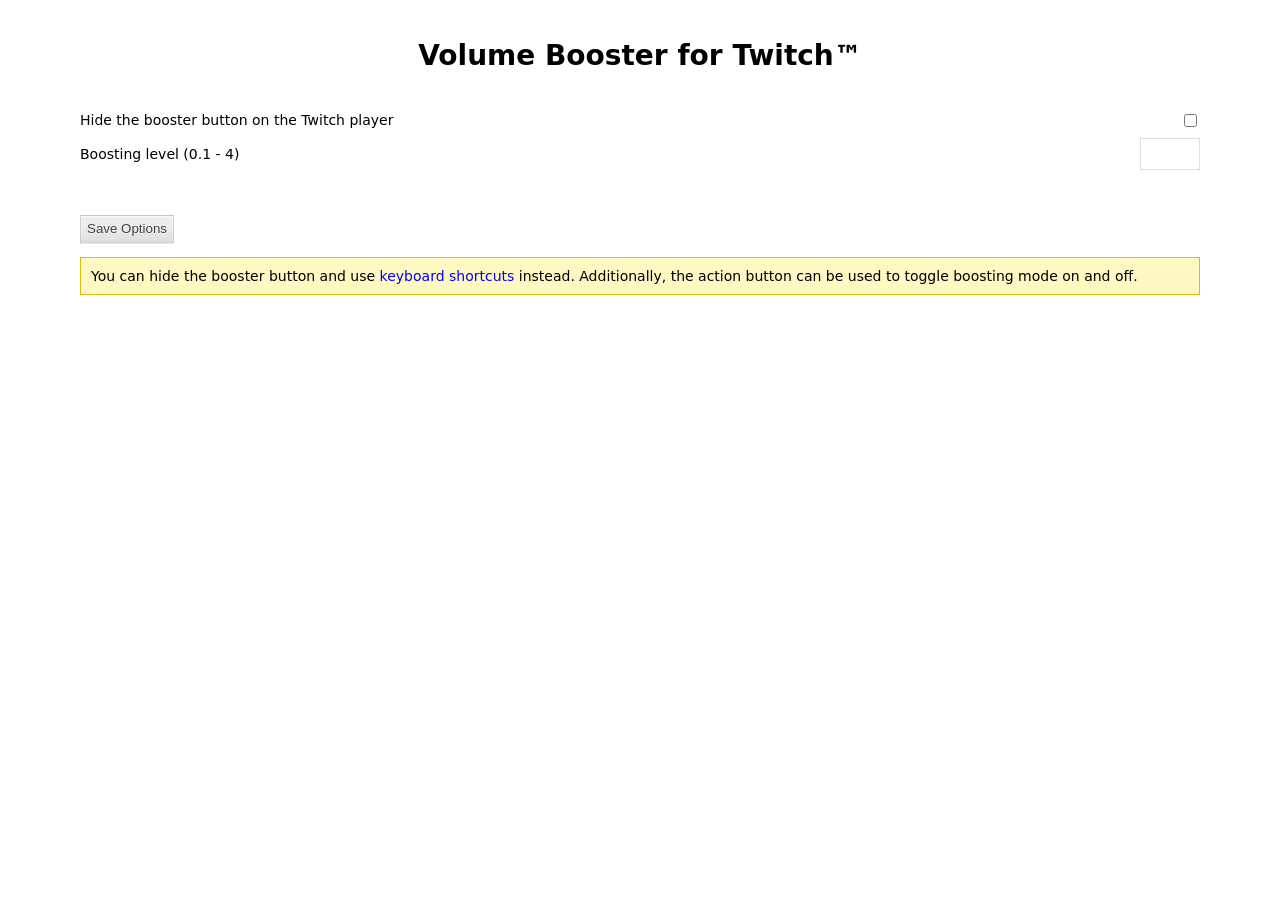
<file: twitch/data/options/index.html>
<!DOCTYPE html>
<html>
<head>
  <meta charset="utf-8">
  <meta name="viewport" content="width=device-width, initial-scale=1">
  <link rel="stylesheet" type="text/css" href="index.css">
  <link rel="icon" type="image/png" href="/data/icons/32.png">
  <title>Options Page :: Volume Booster for Twitch™</title>
</head>
<body>
  <h1>Volume Booster for Twitch™</h1>
  <form>
    <div class="dbt">
      <label for="button">Hide the booster button on the Twitch player</label>
      <input type="checkbox" id="button">
      <label for="boost">Boosting level (0.1 - 4)</label>
      <input type="number" id="boost" min="0.1" max="4" step="0.1" required>
    </div>
    <div>
      <input type="submit" value="Save Options">
      <span id="toast"></span>
    </div>
  </form>
  <p class="note">You can hide the booster button and use <a data-href="faq6" target="_blank">keyboard shortcuts</a> instead. Additionally, the action button can be used to toggle boosting mode on and off.</p>
  <script type="text/javascript" src="index.js"></script>
</body>
</html>
</file>
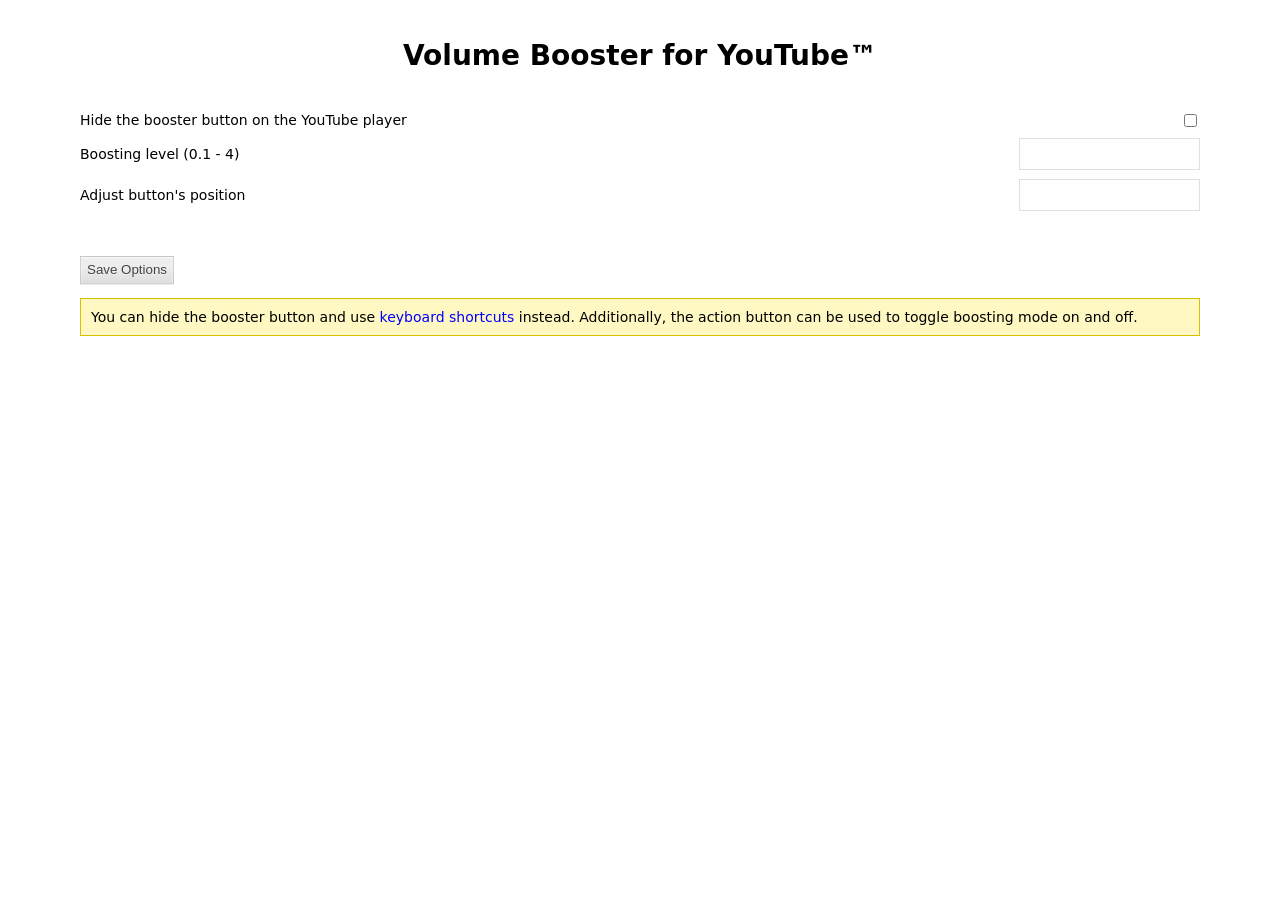
<file: v3/data/options/index.html>
<!DOCTYPE html>
<html>
<head>
  <meta charset="utf-8">
  <meta name="viewport" content="width=device-width, initial-scale=1">
  <link rel="stylesheet" type="text/css" href="index.css">
  <link rel="icon" type="image/png" href="/data/icons/32.png">
  <title>Options Page :: Volume Booster for YouTube™</title>
</head>
<body>
  <h1>Volume Booster for YouTube™</h1>
  <form>
    <div class="dbt">
      <label for="button">Hide the booster button on the YouTube player</label>
      <input type="checkbox" id="button">
      <label for="boost">Boosting level (0.1 - 4)</label>
      <input type="number" id="boost" min="0.1" max="4" step="0.1" required>
      <label for="position">Adjust button's position</label>
      <input type="text" id="position" required>
    </div>
    <div>
      <input type="submit" value="Save Options">
      <span id="toast"></span>
    </div>
  </form>
  <p class="note">You can hide the booster button and use <a data-href="faq6" target="_blank">keyboard shortcuts</a> instead. Additionally, the action button can be used to toggle boosting mode on and off.</p>
  <script type="text/javascript" src="index.js"></script>
</body>
</html>
</file>
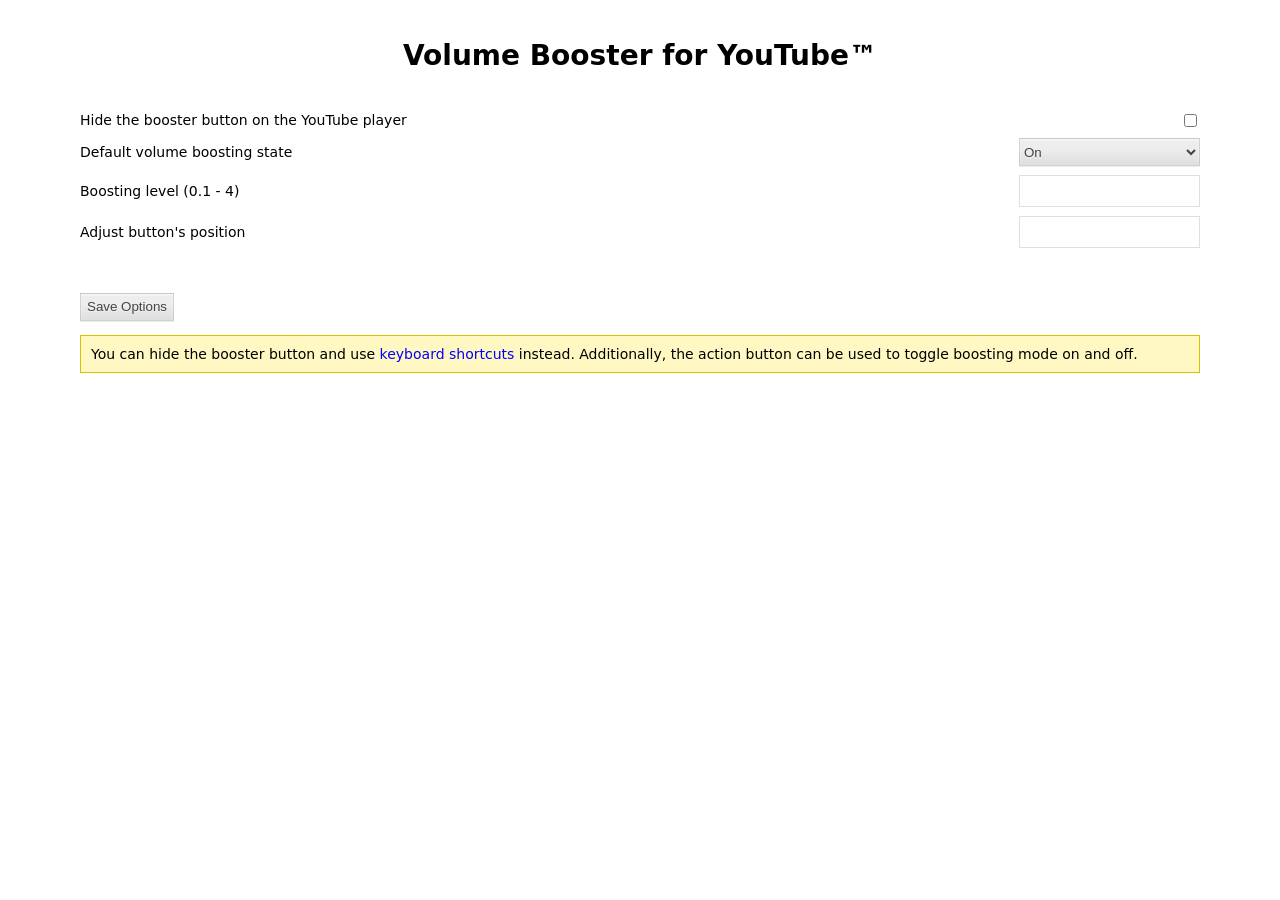
<file: youtube/data/options/index.html>
<!DOCTYPE html>
<html>
<head>
  <meta charset="utf-8">
  <meta name="viewport" content="width=device-width, initial-scale=1">
  <link rel="stylesheet" type="text/css" href="index.css">
  <link rel="icon" type="image/png" href="/data/icons/32.png">
  <title>Options Page :: Volume Booster for YouTube™</title>
</head>
<body>
  <h1>Volume Booster for YouTube™</h1>
  <form>
    <div class="dbt">
      <label for="button">Hide the booster button on the YouTube player</label>
      <input type="checkbox" id="button">
      <label for="state">Default volume boosting state</label>
      <select id="state">
        <option value="on">On</option>
        <option value="off">Off</option>
        <option value="keep">Keep Previous State</option>
      </select>
      <label for="boost">Boosting level (0.1 - 4)</label>
      <input type="number" id="boost" min="0.1" max="4" step="0.1" required>
      <label for="position">Adjust button's position</label>
      <input type="text" id="position" required>
    </div>
    <div>
      <input type="submit" value="Save Options">
      <span id="toast"></span>
    </div>
  </form>
  <p class="note">You can hide the booster button and use <a data-href="faq6" target="_blank">keyboard shortcuts</a> instead. Additionally, the action button can be used to toggle boosting mode on and off.</p>
  <script type="text/javascript" src="index.js"></script>
</body>
</html>
</file>
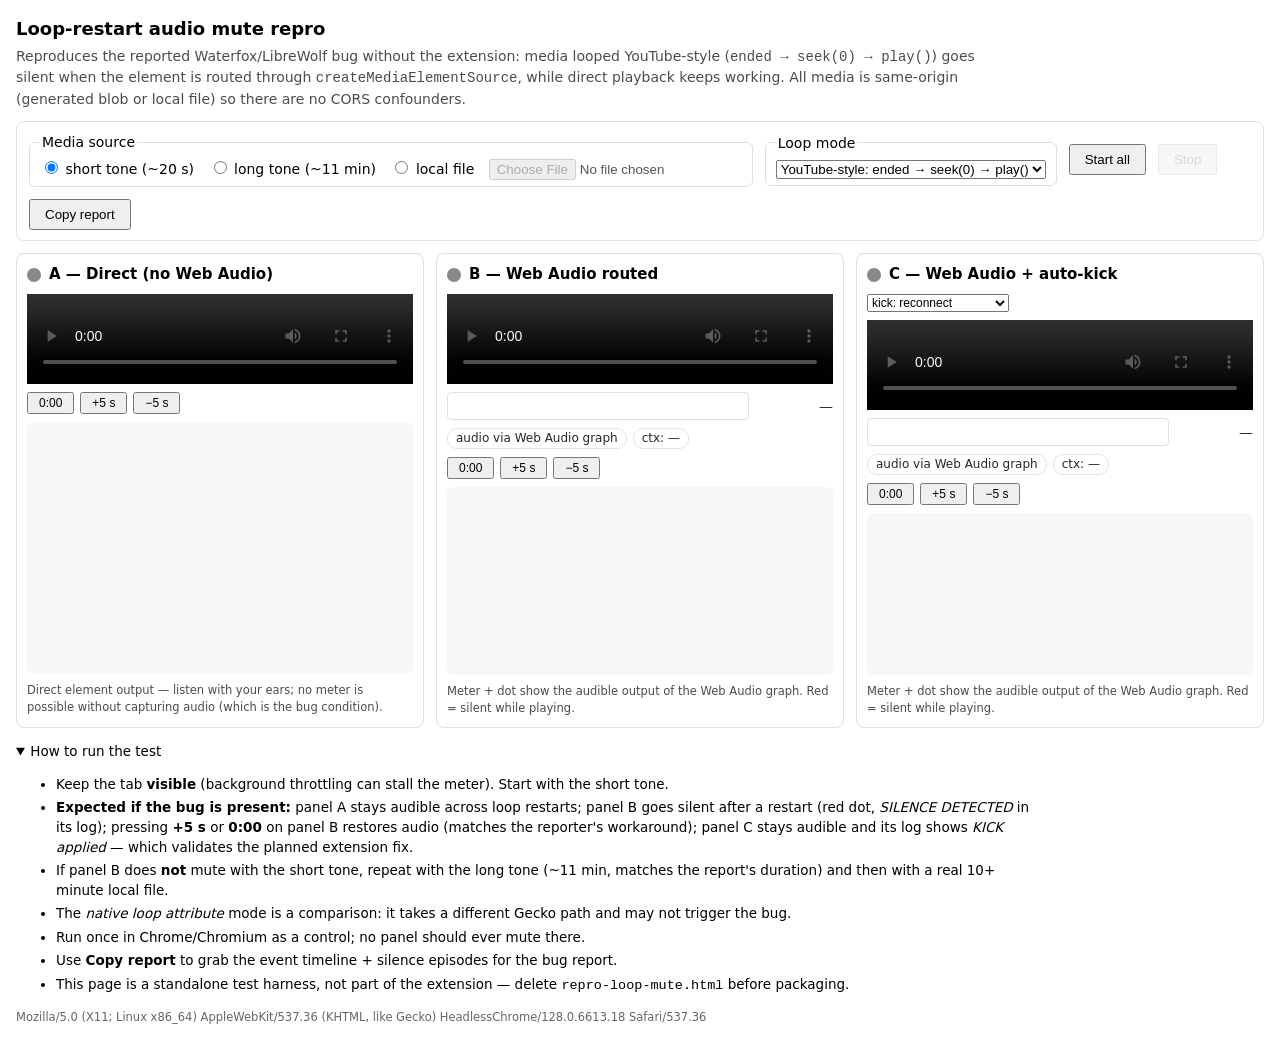
<file: tests/repro-loop-mute.html>
<!DOCTYPE html>
<html lang="en">
<head>
<meta charset="utf-8">
<meta name="viewport" content="width=device-width, initial-scale=1">
<title>Loop-restart audio mute repro (MediaElementAudioSourceNode)</title>
<style>
  :root { color-scheme: light dark; }
  body { font: 14px/1.45 system-ui, sans-serif; margin: 0; padding: 16px; }
  h1 { font-size: 18px; margin: 0 0 4px; }
  p.sub { margin: 0 0 12px; opacity: .7; max-width: 110ch; }
  #bar { display: flex; flex-wrap: wrap; gap: 12px; align-items: center; padding: 10px 12px; border: 1px solid #8884; border-radius: 8px; margin-bottom: 12px; }
  fieldset { border: 1px solid #8884; border-radius: 6px; margin: 0; padding: 6px 10px; }
  fieldset label { margin-right: 10px; }
  button { padding: 6px 14px; }
  button:disabled { opacity: .45; }
  #progress { font-weight: 600; min-width: 160px; }
  #panels { display: grid; grid-template-columns: repeat(3, 1fr); gap: 12px; }
  @media (max-width: 1100px) { #panels { grid-template-columns: 1fr; } }
  .panel { border: 1px solid #8884; border-radius: 8px; padding: 10px; display: flex; flex-direction: column; gap: 8px; min-width: 0; }
  .panel h2 { font-size: 15px; margin: 0; display: flex; align-items: center; gap: 8px; flex-wrap: wrap; }
  .panel h2 select { font-size: 12px; }
  .dot { width: 14px; height: 14px; border-radius: 50%; background: #888; flex: none; }
  .dot.sound { background: #2a2; box-shadow: 0 0 6px #2a2; }
  .dot.silent { background: #d22; box-shadow: 0 0 6px #d22; }
  .dot.paused { background: #eb0; }
  video { width: 100%; height: 90px; background: #000; }
  .meterwrap { display: flex; align-items: center; gap: 8px; }
  canvas { flex: 1; height: 26px; border: 1px solid #8884; border-radius: 4px; }
  .rms { width: 76px; text-align: right; font-variant-numeric: tabular-nums; opacity: .8; }
  .chips { display: flex; gap: 6px; flex-wrap: wrap; font-size: 12px; }
  .chip { border: 1px solid #8884; border-radius: 10px; padding: 1px 8px; opacity: .85; }
  .seekbar { display: flex; gap: 6px; }
  .seekbar button { padding: 2px 10px; font-size: 12px; }
  pre.log { flex: 1; min-height: 150px; max-height: 240px; overflow: auto; background: #8881; border-radius: 6px; padding: 6px 8px; margin: 0; font-size: 11.5px; line-height: 1.35; white-space: pre-wrap; word-break: break-word; }
  .panel footer { font-size: 11.5px; opacity: .7; }
  details.help { margin-top: 14px; font-size: 13.5px; max-width: 120ch; }
  details.help li { margin: 4px 0; }
  #ua { margin-top: 12px; font-size: 11.5px; opacity: .6; word-break: break-all; }
  #overlay { position: fixed; inset: 0; background: #000b; display: none; align-items: center; justify-content: center; }
  #overlay > div { display: flex; flex-direction: column; gap: 8px; }
  #report { width: 80vw; height: 65vh; font: 12px/1.4 monospace; }
</style>
</head>
<body>
<h1>Loop-restart audio mute repro</h1>
<p class="sub">Reproduces the reported Waterfox/LibreWolf bug without the extension: media looped YouTube-style (<code>ended &rarr; seek(0) &rarr; play()</code>) goes silent when the element is routed through <code>createMediaElementSource</code>, while direct playback keeps working. All media is same-origin (generated blob or local file) so there are no CORS confounders.</p>

<div id="bar">
  <fieldset>
    <legend>Media source</legend>
    <label><input type="radio" name="src" value="short" checked> short tone (~20 s)</label>
    <label><input type="radio" name="src" value="long"> long tone (~11 min)</label>
    <label><input type="radio" name="src" value="file"> local file</label>
    <input type="file" id="file" accept="audio/*,video/*" disabled>
  </fieldset>
  <fieldset>
    <legend>Loop mode</legend>
    <select id="loopmode">
      <option value="yt" selected>YouTube-style: ended &rarr; seek(0) &rarr; play()</option>
      <option value="native">native loop attribute</option>
      <option value="off">no loop (play once)</option>
    </select>
  </fieldset>
  <button id="start">Start all</button>
  <button id="stop" disabled>Stop</button>
  <button id="copy">Copy report</button>
  <span id="progress"></span>
</div>

<div id="panels"></div>

<details class="help" open>
  <summary>How to run the test</summary>
  <ul>
    <li>Keep the tab <b>visible</b> (background throttling can stall the meter). Start with the short tone.</li>
    <li><b>Expected if the bug is present:</b> panel A stays audible across loop restarts; panel B goes silent after a restart (red dot, <i>SILENCE DETECTED</i> in its log); pressing <b>+5 s</b> or <b>0:00</b> on panel B restores audio (matches the reporter's workaround); panel C stays audible and its log shows <i>KICK applied</i> — which validates the planned extension fix.</li>
    <li>If panel B does <b>not</b> mute with the short tone, repeat with the long tone (~11 min, matches the report's duration) and then with a real 10+ minute local file.</li>
    <li>The <i>native loop attribute</i> mode is a comparison: it takes a different Gecko path and may not trigger the bug.</li>
    <li>Run once in Chrome/Chromium as a control; no panel should ever mute there.</li>
    <li>Use <b>Copy report</b> to grab the event timeline + silence episodes for the bug report.</li>
    <li>This page is a standalone test harness, not part of the extension — delete <code>repro-loop-mute.html</code> before packaging.</li>
  </ul>
</details>

<div id="ua"></div>

<div id="overlay">
  <div>
    <textarea id="report" readonly></textarea>
    <div style="display:flex;gap:8px;">
      <button id="docopy">Copy to clipboard</button>
      <button id="doclose">Close</button>
    </div>
  </div>
</div>

<script>
'use strict';

const $ = s => document.querySelector(s);
const tick = () => new Promise(r => setTimeout(r, 0));

const state = {
  running: false,
  startAt: 0,
  panels: [],
  tones: {},
  fileURL: null,
  fileLabel: 'none'
};

const defs = [
  {id: 'A', title: 'Direct (no Web Audio)', routed: false, kick: false},
  {id: 'B', title: 'Web Audio routed', routed: true, kick: false},
  {id: 'C', title: 'Web Audio + auto-kick', routed: true, kick: true}
];

function h(tag, cls, text) {
  const n = document.createElement(tag);
  if (cls) n.className = cls;
  if (text != null) n.textContent = text;
  return n;
}

function stamp() {
  return ((performance.now() - state.startAt) / 1000).toFixed(2) + 's';
}

function mode() {
  return $('#loopmode').value;
}

function seekbar(p) {
  const bar = h('div', 'seekbar');
  for (const [label, t] of [['0:00', 0], ['+5 s', 5], ['\u22125 s', -5]]) {
    const b = h('button', null, label);
    b.addEventListener('click', () => {
      p.video.currentTime = t === 0 ? 0 : Math.max(0, p.video.currentTime + t);
    });
    bar.append(b);
  }
  return bar;
}

function buildPanel(def) {
  const root = h('section', 'panel');
  const head = h('h2');
  const dot = h('span', 'dot');
  head.append(dot, h('span', null, def.id + ' \u2014 ' + def.title));
  if (def.kick) {
    const sel = h('select');
    sel.id = 'kick';
    for (const [v, label] of [['reconnect', 'kick: reconnect'], ['suspend', 'kick: suspend+resume'], ['both', 'kick: both']]) {
      const o = h('option', null, label);
      o.value = v;
      sel.append(o);
    }
    head.append(sel);
  }
  const video = h('video');
  video.controls = true;
  video.preload = 'auto';
  const log = h('pre', 'log');
  const foot = h('footer');
  Object.assign(def, {root, video, dot, log, foot, ctx: null, source: null, gain: null, analyser: null, data: null, silentSince: 0, silentLogged: false, silenceEpisodes: [], events: []});
  if (def.routed) {
    const mw = h('div', 'meterwrap');
    const canvas = h('canvas');
    const rms = h('span', 'rms', '\u2014');
    mw.append(canvas, rms);
    const chips = h('div', 'chips');
    const c1 = h('span', 'chip', 'audio via Web Audio graph');
    const c2 = h('span', 'chip', 'ctx: \u2014');
    chips.append(c1, c2);
    root.append(head, video, mw, chips, seekbar(def), log, foot);
    Object.assign(def, {canvas, rms, c2});
    foot.textContent = 'Meter + dot show the audible output of the Web Audio graph. Red = silent while playing.';
  } else {
    root.append(head, video, seekbar(def), log, foot);
    foot.textContent = 'Direct element output \u2014 listen with your ears; no meter is possible without capturing audio (which is the bug condition).';
  }
  wirePanel(def);
  state.panels.push(def);
  return root;
}

const grid = $('#panels');
for (const def of defs) grid.append(buildPanel(def));

function logLine(p, msg) {
  const line = stamp() + '  ' + msg;
  p.events.push(line);
  if (p.events.length > 400) {
    p.events.splice(0, p.events.length - 400);
    p.log.textContent = p.events.join('\n');
  } else {
    p.log.textContent += (p.log.textContent ? '\n' : '') + line;
    p.log.scrollTop = p.log.scrollHeight;
  }
}

function logEvent(p, name) {
  const extra = p.ctx ? ' ctx=' + p.ctx.state : '';
  logLine(p, name + ' t=' + p.video.currentTime.toFixed(2) + extra);
}

function wirePanel(p) {
  for (const name of ['play', 'playing', 'pause', 'ended', 'seeking', 'seeked', 'waiting', 'stalled', 'error']) {
    p.video.addEventListener(name, () => {
      if (name === 'error' && p.video.error) logLine(p, 'MediaError ' + p.video.error.code);
      logEvent(p, name);
    });
  }
  p.video.addEventListener('ended', () => onEnded(p));
  p.video.addEventListener('playing', () => {
    if (!p.routed) p.dot.className = 'dot sound';
  });
  p.video.addEventListener('pause', () => {
    if (!p.routed) p.dot.className = 'dot paused';
  });
  p.video.addEventListener('ended', () => {
    if (!p.routed && mode() !== 'yt') p.dot.className = 'dot paused';
  });
}

function onEnded(p) {
  if (mode() !== 'yt' || !state.running) return;
  if (p.kick) armKick(p);
  setTimeout(() => {
    if (!state.running) return;
    logLine(p, 'LOOP: seek(0) + play()');
    p.video.currentTime = 0;
    p.video.play().catch(e => logLine(p, 'play() rejected: ' + e.message));
  }, 0);
}

function armKick(p) {
  const s = $('#kick').value;
  let done = false;
  const kick = () => {
    if (done) return;
    done = true;
    try {
      if ((s === 'reconnect' || s === 'both') && p.source) {
        p.source.disconnect();
        p.source.connect(p.gain);
      }
      if (s === 'suspend' || s === 'both') {
        p.ctx.suspend().then(() => p.ctx.resume()).catch(e => logLine(p, 'kick resume failed: ' + e.message));
      }
      logLine(p, 'KICK applied (' + s + ')');
    } catch (e) {
      logLine(p, 'kick failed: ' + e.message);
    }
  };
  p.video.addEventListener('playing', kick, {once: true});
  p.video.addEventListener('seeked', kick, {once: true});
}

function ensureGraph(p) {
  if (p.ctx) return;
  const ctx = new AudioContext();
  const source = ctx.createMediaElementSource(p.video);
  const gain = ctx.createGain();
  gain.gain.value = 0.4;
  const analyser = ctx.createAnalyser();
  analyser.fftSize = 1024;
  source.connect(gain);
  gain.connect(analyser);
  analyser.connect(ctx.destination);
  Object.assign(p, {ctx, source, gain, analyser, data: new Uint8Array(analyser.fftSize)});
  ctx.addEventListener('statechange', () => {
    p.c2.textContent = 'ctx: ' + ctx.state;
    logEvent(p, 'ctx-state=' + ctx.state);
  });
  requestAnimationFrame(() => meterLoop(p));
}

function meterLoop(p) {
  p.analyser.getByteTimeDomainData(p.data);
  let sum = 0;
  for (let i = 0; i < p.data.length; i++) {
    const v = (p.data[i] - 128) / 128;
    sum += v * v;
  }
  const rms = Math.sqrt(sum / p.data.length);
  p.rms.textContent = rms.toFixed(4);
  draw(p, rms);
  const audible = rms > 0.01;
  const playing = state.running && !p.video.paused && !p.video.ended;
  const now = performance.now();
  if (playing && !audible) {
    if (!p.silentSince) p.silentSince = now;
    if (!p.silentLogged && now - p.silentSince > 2000) {
      p.silentLogged = true;
      p.silenceEpisodes.push({start: stamp()});
      logLine(p, 'SILENCE DETECTED while playing');
    }
    p.dot.className = 'dot silent';
  } else {
    if (p.silentLogged) {
      const ep = p.silenceEpisodes[p.silenceEpisodes.length - 1];
      if (ep && !ep.end) {
        ep.end = stamp();
        logLine(p, 'sound returned at ' + ep.end);
      }
      p.silentLogged = false;
    }
    p.silentSince = 0;
    p.dot.className = playing ? (audible ? 'dot sound' : 'dot paused') : 'dot paused';
  }
  requestAnimationFrame(() => meterLoop(p));
}

function draw(p, rms) {
  const c = p.canvas;
  const w = c.clientWidth || 200;
  const hgt = c.clientHeight || 26;
  if (c.width !== w || c.height !== hgt) {
    c.width = w;
    c.height = hgt;
  }
  const g = c.getContext('2d');
  g.clearRect(0, 0, w, hgt);
  g.fillStyle = '#3a8';
  g.fillRect(0, 0, Math.min(1, rms * 3) * w, hgt);
  g.fillStyle = '#8886';
  g.fillRect(w * 0.01, 0, 1, hgt);
}

function resetPanel(p) {
  p.events = [];
  p.silenceEpisodes = [];
  p.silentSince = 0;
  p.silentLogged = false;
  p.log.textContent = '';
  p.dot.className = 'dot paused';
  if (p.rms) p.rms.textContent = '\u2014';
}

async function getTone(kind) {
  if (state.tones[kind]) return state.tones[kind];
  const sr = kind === 'long' ? 22050 : 44100;
  const dur = kind === 'long' ? 660 : 20;
  try {
    $('#progress').textContent = 'rendering ' + dur + ' s tone\u2026';
    await tick();
    const octx = new OfflineAudioContext(1, sr * dur, sr);
    const osc = octx.createOscillator();
    osc.type = 'sine';
    osc.frequency.value = 660;
    const g = octx.createGain();
    g.gain.value = 0;
    osc.connect(g);
    g.connect(octx.destination);
    osc.start(0);
    for (let t = 0.5; t < dur - 0.7; t += 1.5) {
      g.gain.setValueAtTime(0, t);
      g.gain.linearRampToValueAtTime(0.5, t + 0.02);
      g.gain.setValueAtTime(0.5, t + 0.28);
      g.gain.linearRampToValueAtTime(0, t + 0.3);
    }
    osc.stop(dur);
    const buf = await octx.startRendering();
    $('#progress').textContent = 'encoding WAV\u2026';
    await tick();
    const url = URL.createObjectURL(await encodeWAV(buf));
    state.tones[kind] = url;
    $('#progress').textContent = '';
    return url;
  } catch (e) {
    $('#progress').textContent = 'tone generation failed: ' + e.message;
    return null;
  }
}

async function encodeWAV(buf) {
  const n = buf.length;
  const ab = new ArrayBuffer(44 + n * 2);
  const v = new DataView(ab);
  const ws = (off, s) => {
    for (let i = 0; i < s.length; i++) v.setUint8(off + i, s.charCodeAt(i));
  };
  ws(0, 'RIFF');
  v.setUint32(4, 36 + n * 2, true);
  ws(8, 'WAVE');
  ws(12, 'fmt ');
  v.setUint32(16, 16, true);
  v.setUint16(20, 1, true);
  v.setUint16(22, 1, true);
  v.setUint32(24, buf.sampleRate, true);
  v.setUint32(28, buf.sampleRate * 2, true);
  v.setUint16(32, 2, true);
  v.setUint16(34, 16, true);
  ws(36, 'data');
  v.setUint32(40, n * 2, true);
  const d = buf.getChannelData(0);
  let off = 44;
  for (let i = 0; i < n; i++) {
    const s = Math.max(-1, Math.min(1, d[i]));
    v.setInt16(off, s < 0 ? s * 0x8000 : s * 0x7fff, true);
    off += 2;
    if (i % 2000000 === 1999999) {
      $('#progress').textContent = 'encoding WAV\u2026 ' + Math.round((i / n) * 100) + '%';
      await tick();
    }
  }
  return new Blob([ab], {type: 'audio/wav'});
}

async function startAll() {
  if (state.running) return;
  const kind = document.querySelector('input[name=src]:checked').value;
  let url;
  if (kind === 'file') {
    const f = $('#file').files[0];
    if (!f) {
      $('#progress').textContent = 'Pick a local file first.';
      return;
    }
    if (!state.fileURL || state.fileLabel !== f.name) {
      if (state.fileURL) URL.revokeObjectURL(state.fileURL);
      state.fileURL = URL.createObjectURL(f);
      state.fileLabel = f.name;
    }
    url = state.fileURL;
  } else {
    url = await getTone(kind);
    if (!url) return;
  }
  state.startAt = performance.now();
  state.running = true;
  $('#stop').disabled = false;
  $('#loopmode').disabled = true;
  const lm = mode();
  for (const p of state.panels) {
    resetPanel(p);
    p.video.loop = lm === 'native';
    p.video.volume = p.routed ? 1 : 0.5;
    p.video.src = url;
    if (p.routed) {
      ensureGraph(p);
      try {
        await p.ctx.resume();
      } catch (e) {}
      p.c2.textContent = 'ctx: ' + p.ctx.state;
    }
    try {
      await p.video.play();
    } catch (e) {
      logLine(p, 'play() rejected: ' + e.message);
    }
  }
}

$('#start').addEventListener('click', startAll);

$('#stop').addEventListener('click', () => {
  state.running = false;
  for (const p of state.panels) {
    p.video.pause();
    p.video.removeAttribute('src');
    p.video.load();
    if (p.ctx) p.ctx.suspend().catch(() => {});
    p.dot.className = 'dot';
    if (p.c2) p.c2.textContent = 'ctx: ' + (p.ctx ? p.ctx.state : '\u2014');
  }
  $('#stop').disabled = true;
  $('#loopmode').disabled = false;
});

for (const r of document.querySelectorAll('input[name=src]')) {
  r.addEventListener('change', () => {
    $('#file').disabled = document.querySelector('input[name=src]:checked').value !== 'file';
  });
}

function describeSource() {
  const kind = document.querySelector('input[name=src]:checked').value;
  if (kind === 'file') return 'local file: ' + state.fileLabel;
  if (kind === 'short') return 'generated tone, 20 s, 44100 Hz mono WAV (fully buffered)';
  return 'generated tone, 660 s (11 min), 22050 Hz mono WAV';
}

function buildReport() {
  const lines = [];
  lines.push('Loop-restart audio mute repro \u2014 report');
  lines.push('Date: ' + new Date().toISOString());
  lines.push('UA: ' + navigator.userAgent);
  lines.push('Media: ' + describeSource());
  lines.push('Loop mode: ' + $('#loopmode').selectedOptions[0].textContent);
  lines.push('Panel C kick strategy: ' + $('#kick').value);
  for (const p of state.panels) {
    lines.push('');
    lines.push('== Panel ' + p.id + ' \u2014 ' + p.title + ' ==');
    lines.push('Silence episodes: ' + (p.silenceEpisodes.length ? p.silenceEpisodes.map(e => e.start + ' \u2192 ' + (e.end || 'ongoing')).join('; ') : 'none'));
    lines.push('Events:');
    lines.push(...p.events);
  }
  return lines.join('\n');
}

$('#copy').addEventListener('click', () => {
  $('#report').value = buildReport();
  $('#overlay').style.display = 'flex';
});

$('#doclose').addEventListener('click', () => {
  $('#overlay').style.display = 'none';
});

$('#docopy').addEventListener('click', () => {
  const ta = $('#report');
  ta.focus();
  ta.select();
  const fallback = () => document.execCommand('copy');
  if (navigator.clipboard && window.isSecureContext) {
    navigator.clipboard.writeText(ta.value).catch(fallback);
  } else {
    fallback();
  }
});

$('#ua').textContent = navigator.userAgent;
</script>
</body>
</html>
</file>
<file: twitch/data/options/index.css>
body {
  font-size: 14px;
  font-family: system-ui, -apple-system, "Segoe UI", Roboto, Ubuntu, Cantarell, "Noto Sans", sans-serif;
  background-color: light-dark(#fff, #282828);
  color: light-dark(#000, #c7c7c7);
  width: min(100% - 2rem, 70rem);
  margin-inline: auto;
  color-scheme: light dark;
}
h1 {
  text-align: center;
  padding: 20px;
}
form {
  display: grid;
  grid-gap: 5ch;
}
select,
button,
input[type=submit],
input[type=button] {
  height: 28px;
  color: #444;
  background-image: linear-gradient(rgb(237, 237, 237), rgb(237, 237, 237) 38%, rgb(222, 222, 222));
  box-shadow: rgba(0, 0, 0, 0.08) 0 1px 0, rgba(255, 255, 255, 0.75) 0 1px 2px inset;
  text-shadow: rgb(240, 240, 240) 0 1px 0;
}
select,
button,
textarea,
input {
  border: solid 1px rgba(128, 128, 128, 0.25);
}
input[type=text],
input[type=number] {
  height: 28px;
  padding-inline: 5px;
}
a {
  color: blue;
}
.note {
  color: #000;
  background: #fff8c2;
  padding: 10px;
  border: solid 1px #d8c200;
}
.dbt {
  display: grid;
  grid-gap: 1ch;
  grid-template-columns: 1fr min-content;
  align-items: center;
}

.dbt input[type=checkbox] {
  justify-self: end;
}
</file>
<file: v3/data/options/index.css>
body {
  font-size: 14px;
  font-family: system-ui, -apple-system, "Segoe UI", Roboto, Ubuntu, Cantarell, "Noto Sans", sans-serif;
  background-color: light-dark(#fff, #282828);
  color: light-dark(#000, #c7c7c7);
  width: min(100% - 2rem, 70rem);
  margin-inline: auto;
  color-scheme: light dark;
}
h1 {
  text-align: center;
  padding: 20px;
}
form {
  display: grid;
  grid-gap: 5ch;
}
select,
button,
input[type=submit],
input[type=button] {
  height: 28px;
  color: #444;
  background-image: linear-gradient(rgb(237, 237, 237), rgb(237, 237, 237) 38%, rgb(222, 222, 222));
  box-shadow: rgba(0, 0, 0, 0.08) 0 1px 0, rgba(255, 255, 255, 0.75) 0 1px 2px inset;
  text-shadow: rgb(240, 240, 240) 0 1px 0;
}
select,
button,
textarea,
input {
  border: solid 1px rgba(128, 128, 128, 0.25);
}
input[type=text],
input[type=number] {
  height: 28px;
  padding-inline: 5px;
}
a {
  color: blue;
}
.note {
  color: #000;
  background: #fff8c2;
  padding: 10px;
  border: solid 1px #d8c200;
}
.dbt {
  display: grid;
  grid-gap: 1ch;
  grid-template-columns: 1fr min-content;
  align-items: center;
}

.dbt input[type=checkbox] {
  justify-self: end;
}
</file>
<file: youtube/data/options/index.css>
body {
  font-size: 14px;
  font-family: system-ui, -apple-system, "Segoe UI", Roboto, Ubuntu, Cantarell, "Noto Sans", sans-serif;
  background-color: light-dark(#fff, #282828);
  color: light-dark(#000, #c7c7c7);
  width: min(100% - 2rem, 70rem);
  margin-inline: auto;
  color-scheme: light dark;
}
h1 {
  text-align: center;
  padding: 20px;
}
form {
  display: grid;
  grid-gap: 5ch;
}
select,
button,
input[type=submit],
input[type=button] {
  height: 28px;
  color: #444;
  background-image: linear-gradient(rgb(237, 237, 237), rgb(237, 237, 237) 38%, rgb(222, 222, 222));
  box-shadow: rgba(0, 0, 0, 0.08) 0 1px 0, rgba(255, 255, 255, 0.75) 0 1px 2px inset;
  text-shadow: rgb(240, 240, 240) 0 1px 0;
}
select,
button,
textarea,
input {
  border: solid 1px rgba(128, 128, 128, 0.25);
}
input[type=text],
input[type=number] {
  height: 28px;
  padding-inline: 5px;
}
a {
  color: blue;
}
.note {
  color: #000;
  background: #fff8c2;
  padding: 10px;
  border: solid 1px #d8c200;
}
.dbt {
  display: grid;
  grid-gap: 1ch;
  grid-template-columns: 1fr min-content;
  align-items: center;
}

.dbt input[type=checkbox] {
  justify-self: end;
}
</file>
